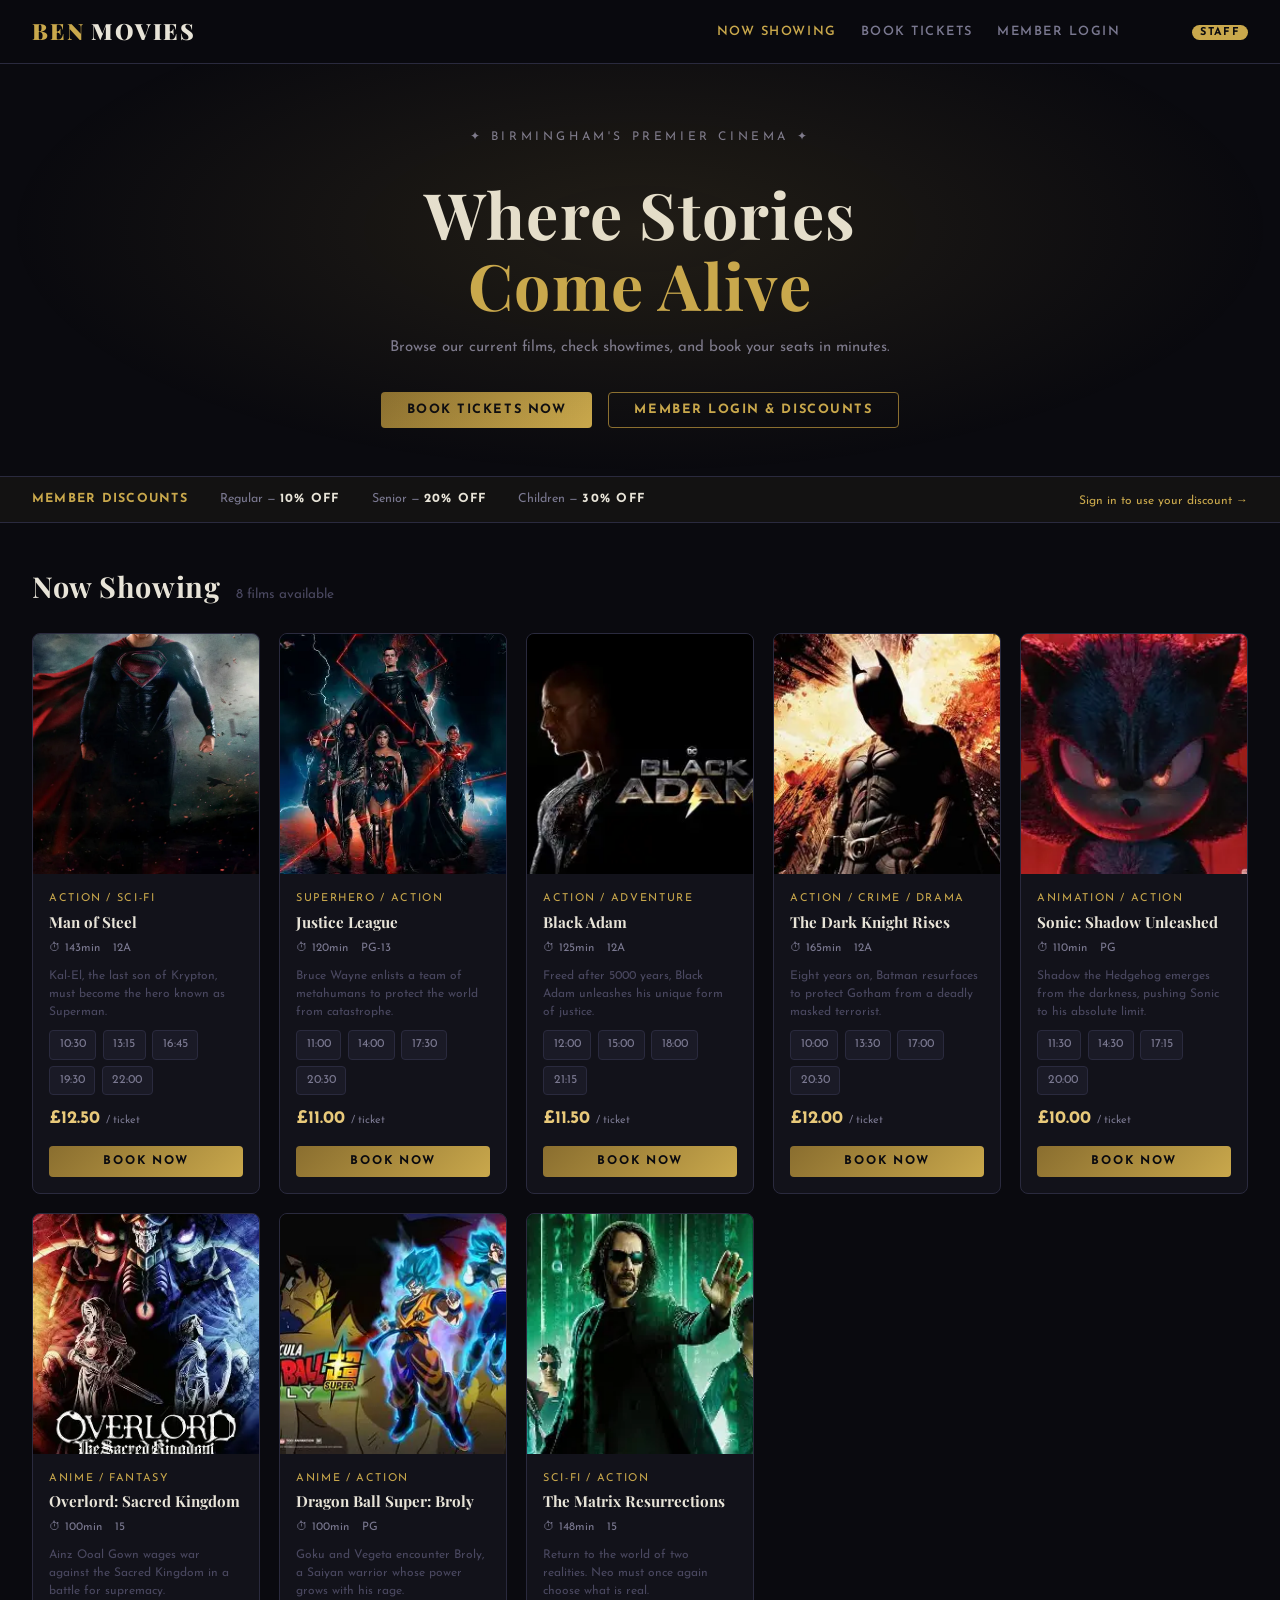
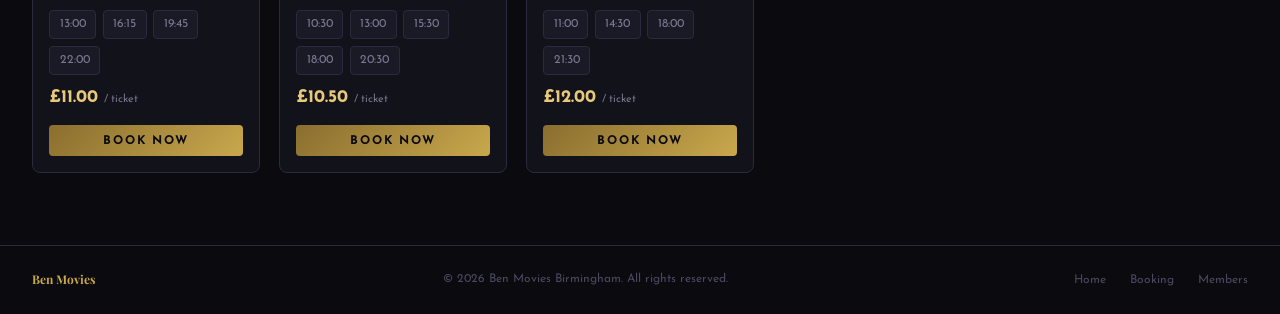
<file: index.html>
<!DOCTYPE html>
<html lang="en">
<head>
  <meta charset="UTF-8"/>
  <meta name="viewport" content="width=device-width, initial-scale=1.0"/>
  <title>Ben Movies — Now Showing</title>
  <link href="https://fonts.googleapis.com/css2?family=Playfair+Display:wght@700;900&family=Josefin+Sans:wght@400;600;700&display=swap" rel="stylesheet"/>
  <link rel="stylesheet" href="styles.css"/>
</head>
<body>

<!-- NAVBAR -->
<nav class="navbar">
  <div class="logo" onclick="location.href='index.html'">Ben <span>Movies</span></div>
  <ul class="nav-links">
    <li><button onclick="location.href='index.html'"   class="active">Now Showing</button></li>
    <li><button onclick="location.href='booking.html'">Book Tickets</button></li>
    <li><button id="nav-login" onclick="location.href='login.html'">Member Login</button></li>
    <li><span  id="nav-user"   class="hidden" style="color:var(--gold);font-size:.8rem;font-weight:700;"></span></li>
    <li><button id="nav-logout" onclick="doLogout()" class="hidden" style="font-size:.72rem;padding:.3rem .9rem;background:transparent;border:1px solid var(--border);border-radius:4px;cursor:pointer;color:var(--muted);">Sign Out</button></li>
    <li><button onclick="location.href='employee.html'" style="font-size:.68rem;"><span class="nav-badge">Staff</span></button></li>
  </ul>
</nav>

<!-- HERO -->
<div class="hero fade-up">
  <p class="hero-eyebrow">✦ Birmingham's Premier Cinema ✦</p>
  <h1>Where Stories<br><em>Come Alive</em></h1>
  <p>Browse our current films, check showtimes, and book your seats in minutes.</p>
  <div class="hero-btns">
    <button class="btn btn-primary" onclick="location.href='booking.html'">Book Tickets Now</button>
    <button class="btn btn-outline" onclick="location.href='login.html'">Member Login &amp; Discounts</button>
  </div>
</div>

<!-- DISCOUNT STRIP -->
<div class="disc-strip">
  <strong>Member Discounts</strong>
  <span>Regular — <strong style="color:var(--text)">10% off</strong></span>
  <span>Senior — <strong style="color:var(--text)">20% off</strong></span>
  <span>Children — <strong style="color:var(--text)">30% off</strong></span>
  <button onclick="location.href='login.html'" style="margin-left:auto;background:none;border:none;color:var(--gold);font-size:.75rem;cursor:pointer;font-family:inherit;">Sign in to use your discount →</button>
</div>

<!-- MOVIE GRID -->
<div class="section">
  <div class="section-header">
    <h2>Now Showing</h2>
    <span class="count">8 films available</span>
  </div>
  <div class="movies-grid" id="home-movies-grid"></div>
</div>

<footer>
  <span class="footer-logo">Ben Movies</span>
  <span>© 2026 Ben Movies Birmingham. All rights reserved.</span>
  <div style="display:flex;gap:1.5rem;">
    <button onclick="location.href='index.html'"    style="background:none;border:none;color:var(--dim);cursor:pointer;font-family:inherit;font-size:.75rem;">Home</button>
    <button onclick="location.href='booking.html'"  style="background:none;border:none;color:var(--dim);cursor:pointer;font-family:inherit;font-size:.75rem;">Booking</button>
    <button onclick="location.href='login.html'"    style="background:none;border:none;color:var(--dim);cursor:pointer;font-family:inherit;font-size:.75rem;">Members</button>
  </div>
</footer>

<script src="script.js"></script>
<script>
  updateNavbar();

  function renderHomeMovies() {
    document.getElementById('home-movies-grid').innerHTML = MOVIES.map(m => `
      <div class="movie-card">
        <img src="${m.img}" alt="${m.title}" onerror="this.style.display='none'"/>
        <div class="movie-info">
          <div class="movie-genre">${m.genre}</div>
          <div class="movie-title">${m.title}</div>
          <div class="movie-meta"><span>⏱ ${m.duration}min</span><span>${m.rating}</span></div>
          <p style="font-size:.75rem;color:var(--dim);line-height:1.5;margin-bottom:.6rem;">${m.desc}</p>
          <div class="showtimes">${m.showtimes.map(t => `<span class="st-badge">${t}</span>`).join('')}</div>
          <div style="margin-top:.6rem;"><div class="movie-price">${fmt(m.price)} <small>/ ticket</small></div></div>
          <button class="btn-book" onclick="bookNow(${m.id})">Book Now</button>
        </div>
      </div>`).join('');
  }

  function bookNow(id) {
    sessionStorage.setItem('preselect', id);
    location.href = 'booking.html';
  }

  renderHomeMovies();
</script>
</body>
</html>
</file>
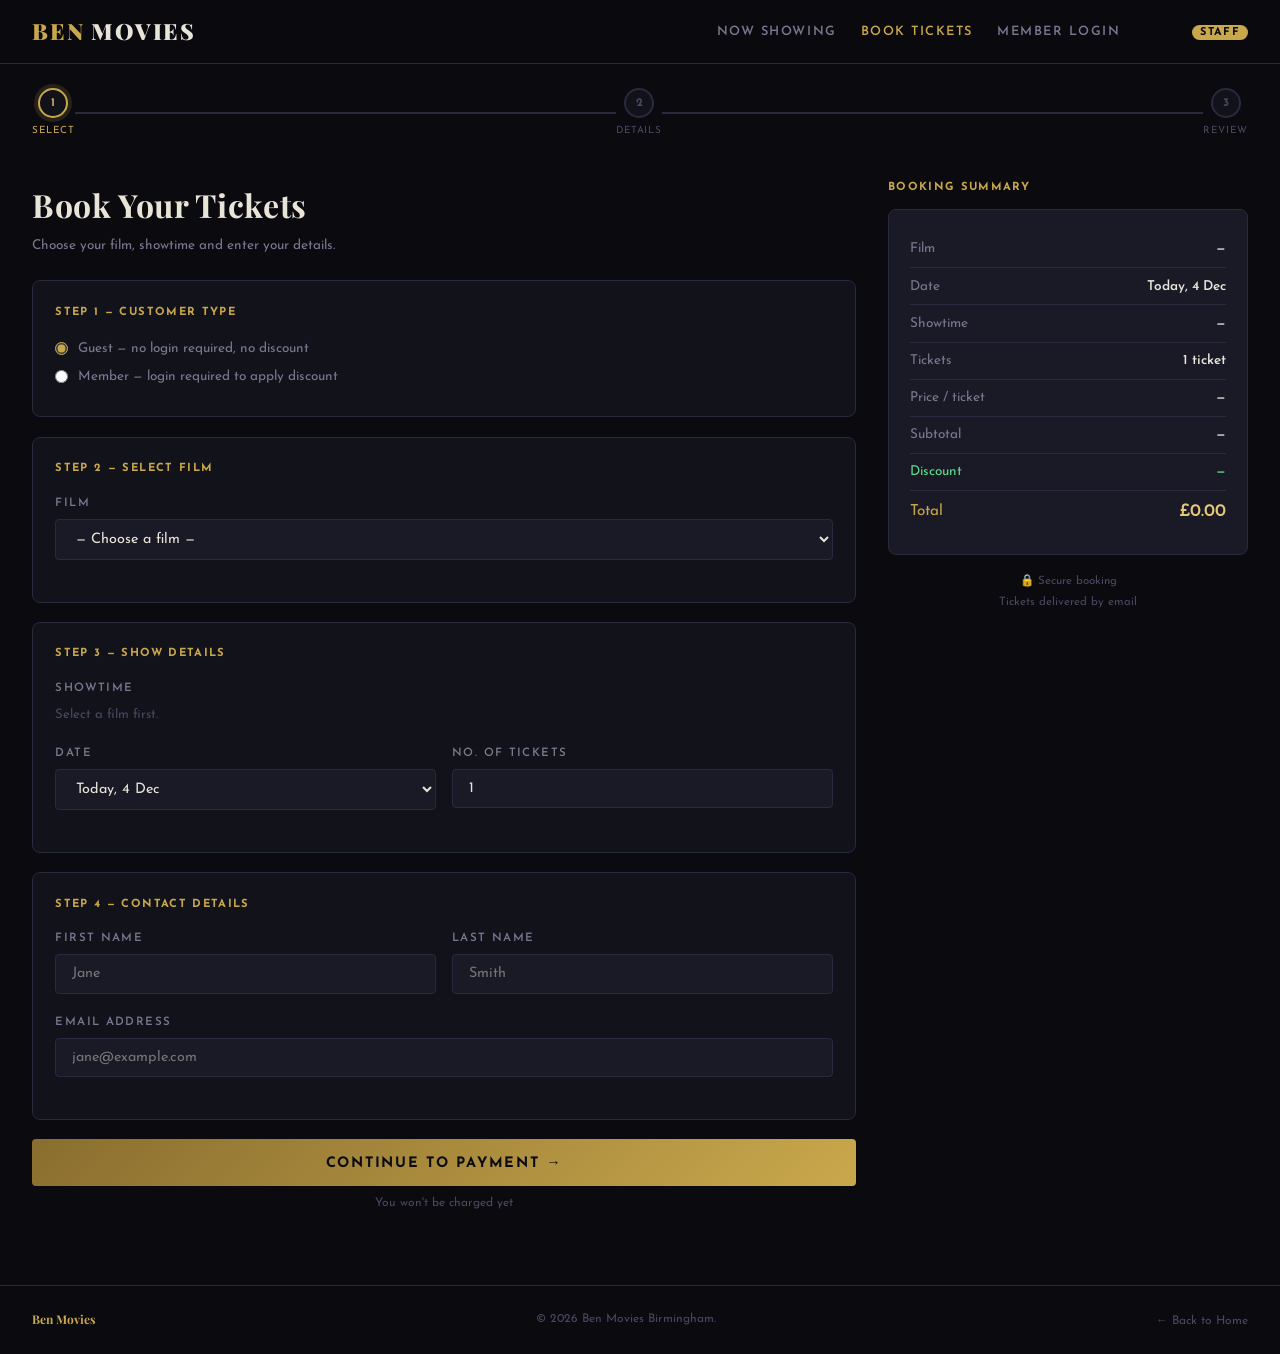
<file: booking.html>
<!DOCTYPE html>
<html lang="en">
<head>
  <meta charset="UTF-8"/>
  <meta name="viewport" content="width=device-width, initial-scale=1.0"/>
  <title>Ben Movies — Book Tickets</title>
  <link href="https://fonts.googleapis.com/css2?family=Playfair+Display:wght@700;900&family=Josefin+Sans:wght@400;600;700&display=swap" rel="stylesheet"/>
  <link rel="stylesheet" href="styles.css"/>
</head>
<body>

<!-- NAVBAR -->
<nav class="navbar">
  <div class="logo" onclick="location.href='index.html'">Ben <span>Movies</span></div>
  <ul class="nav-links">
    <li><button onclick="location.href='index.html'">Now Showing</button></li>
    <li><button onclick="location.href='booking.html'" class="active">Book Tickets</button></li>
    <li><button id="nav-login" onclick="location.href='login.html'">Member Login</button></li>
    <li><span  id="nav-user"   class="hidden" style="color:var(--gold);font-size:.8rem;font-weight:700;"></span></li>
    <li><button id="nav-logout" onclick="doLogout()" class="hidden" style="font-size:.72rem;padding:.3rem .9rem;background:transparent;border:1px solid var(--border);border-radius:4px;cursor:pointer;color:var(--muted);">Sign Out</button></li>
    <li><button onclick="location.href='employee.html'" style="font-size:.68rem;"><span class="nav-badge">Staff</span></button></li>
  </ul>
</nav>

<!-- PROGRESS STEPS -->
<div class="steps">
  <div class="step active"><div class="step-dot">1</div><div class="step-lbl">Select</div></div>
  <div class="step-line"></div>
  <div class="step"><div class="step-dot">2</div><div class="step-lbl">Details</div></div>
  <div class="step-line"></div>
  <div class="step"><div class="step-dot">3</div><div class="step-lbl">Review</div></div>
</div>

<div class="section">
  <div class="two-col">

    <!-- LEFT: Booking Form -->
    <div class="fade-up">
      <h2 style="font-size:2rem;margin-bottom:.3rem;">Book Your Tickets</h2>
      <p class="text-muted mb-3" style="font-size:.85rem;">Choose your film, showtime and enter your details.</p>

      <!-- Step 1: Customer Type -->
      <div class="inner-panel">
        <div class="inner-panel-title">Step 1 — Customer Type</div>
        <div id="bk-member-notice" class="alert alert-info hidden" style="font-size:.82rem;">
          ✦ Logged in as <strong id="bk-member-name"></strong> — discount applied automatically.
        </div>
        <label class="radio-item"><input type="radio" name="cust" value="guest" checked onchange="onCustChange('guest')"/> Guest — no login required, no discount</label>
        <label class="radio-item"><input type="radio" name="cust" value="member" onchange="onCustChange('member')"/> Member — login required to apply discount</label>
      </div>

      <!-- Step 2: Film Selection -->
      <div class="inner-panel">
        <div class="inner-panel-title">Step 2 — Select Film</div>
        <div class="form-group">
          <label>Film</label>
          <select id="bk-movie" onchange="onMovieChange()">
            <option value="">— Choose a film —</option>
          </select>
        </div>
        <div id="bk-preview" class="hidden" style="display:flex;align-items:center;gap:1rem;padding:.8rem;background:var(--panel);border:1px solid var(--border);border-radius:4px;margin-top:.5rem;">
          <span id="bk-prev-emoji" style="font-size:2.2rem;"></span>
          <div>
            <div id="bk-prev-title" style="font-family:'Playfair Display',serif;font-weight:700;font-size:.95rem;"></div>
            <div id="bk-prev-genre" style="font-size:.72rem;color:var(--gold);margin:.1rem 0;"></div>
            <div id="bk-prev-meta"  style="font-size:.72rem;color:var(--muted);"></div>
          </div>
        </div>
      </div>

      <!-- Step 3: Show Details -->
      <div class="inner-panel">
        <div class="inner-panel-title">Step 3 — Show Details</div>
        <div class="form-group">
          <label>Showtime</label>
          <div id="bk-showtimes" style="display:flex;flex-wrap:wrap;gap:.4rem;">
            <span style="color:var(--dim);font-size:.82rem;">Select a film first.</span>
          </div>
        </div>
        <div class="form-row">
          <div class="form-group"><label>Date</label><select id="bk-date" onchange="updateSummary()"></select></div>
          <div class="form-group"><label>No. of Tickets</label><input type="number" id="bk-qty" min="1" max="10" value="1" oninput="updateSummary()"/></div>
        </div>
      </div>

      <!-- Step 4: Contact Details -->
      <div class="inner-panel">
        <div class="inner-panel-title">Step 4 — Contact Details</div>
        <div class="form-row">
          <div class="form-group"><label>First Name</label><input type="text" id="bk-fname" placeholder="Jane"/></div>
          <div class="form-group"><label>Last Name</label><input type="text"  id="bk-lname" placeholder="Smith"/></div>
        </div>
        <div class="form-group"><label>Email Address</label><input type="email" id="bk-email" placeholder="jane@example.com"/></div>
      </div>

      <button class="btn btn-primary w-full" onclick="goToPayment()" style="font-size:.9rem;padding:.95rem;">Continue to Payment →</button>
      <p class="text-center mt-1" style="font-size:.75rem;color:var(--dim);">You won't be charged yet</p>
    </div>

    <!-- RIGHT: Summary Sidebar -->
    <div style="position:sticky;top:80px;" class="fade-up">
      <div style="font-size:.7rem;letter-spacing:.12em;text-transform:uppercase;color:var(--gold);margin-bottom:.8rem;font-weight:700;">Booking Summary</div>
      <div class="summary-card">
        <div class="sum-row"><span class="lbl">Film</span>         <span class="val" id="sum-movie">—</span></div>
        <div class="sum-row"><span class="lbl">Date</span>         <span class="val" id="sum-date">—</span></div>
        <div class="sum-row"><span class="lbl">Showtime</span>     <span class="val" id="sum-time">—</span></div>
        <div class="sum-row"><span class="lbl">Tickets</span>      <span class="val" id="sum-qty">—</span></div>
        <div class="sum-row"><span class="lbl">Price / ticket</span><span class="val" id="sum-price">—</span></div>
        <div class="sum-row"><span class="lbl">Subtotal</span>     <span class="val" id="sum-sub">—</span></div>
        <div class="sum-row"><span class="lbl" style="color:#5ddb8c;">Discount</span><span class="val" id="sum-disc" style="color:#5ddb8c;">—</span></div>
        <div class="sum-row total"><span class="lbl">Total</span>  <span class="val" id="sum-total">£0.00</span></div>
      </div>
      <div class="mt-2 text-center" style="font-size:.72rem;color:var(--dim);line-height:1.8;">🔒 Secure booking<br>Tickets delivered by email</div>
    </div>

  </div>
</div>

<footer>
  <span class="footer-logo">Ben Movies</span>
  <span>© 2026 Ben Movies Birmingham.</span>
  <button onclick="location.href='index.html'" style="background:none;border:none;color:var(--dim);cursor:pointer;font-family:inherit;font-size:.75rem;">← Back to Home</button>
</footer>

<script src="script.js"></script>
<script>
  let bkTime = "";

  updateNavbar();

  // Pre-fill movie if coming from home
  (function init() {
    const ms = getSession();

    // Populate film select
    const sel = document.getElementById('bk-movie');
    MOVIES.forEach(m => {
      const o = document.createElement('option');
      o.value = m.id; o.textContent = m.title;
      sel.appendChild(o);
    });

    // Populate dates
    const dsel = document.getElementById('bk-date');
    const days = ['Sunday','Monday','Tuesday','Wednesday','Thursday','Friday','Saturday'];
    for (let i = 0; i < 8; i++) {
      const d = new Date(); d.setDate(d.getDate() + i);
      const lbl = (i===0?'Today, ':i===1?'Tomorrow, ':days[d.getDay()]+', ') + d.toLocaleDateString('en-GB',{day:'numeric',month:'short'});
      const o = document.createElement('option');
      o.value = d.toISOString().split('T')[0]; o.textContent = lbl;
      dsel.appendChild(o);
    }

    // Handle preselect from home page
    const pre = sessionStorage.getItem('preselect');
    if (pre) { sel.value = pre; sessionStorage.removeItem('preselect'); onMovieChange(); }

    // Handle logged-in member
    if (ms) {
      document.getElementById('bk-member-name').textContent = ms.name + ' (' + ms.type + ')';
      document.getElementById('bk-member-notice').classList.remove('hidden');
      document.querySelector('input[name="cust"][value="member"]').checked = true;
    }

    updateSummary();
  })();

  function onMovieChange() {
    const id = parseInt(document.getElementById('bk-movie').value);
    const m  = MOVIES.find(x => x.id === id);
    if (!m) { document.getElementById('bk-preview').classList.add('hidden'); return; }
    document.getElementById('bk-preview').classList.remove('hidden');
    document.getElementById('bk-preview').style.display = 'flex';

    const emojiEl = document.getElementById('bk-prev-emoji');
    emojiEl.innerHTML = '';
    emojiEl.style.fontSize = '0';
    if (m.img) {
      const img = document.createElement('img');
      img.src = m.img;
      img.alt = m.title;
      img.style.cssText = 'width:64px;height:90px;object-fit:cover;border-radius:5px;border:1px solid var(--border);display:block;flex-shrink:0;';
      img.onerror = function() { emojiEl.textContent = m.emoji; emojiEl.style.fontSize = '2.2rem'; };
      emojiEl.appendChild(img);
    } else {
      emojiEl.textContent = m.emoji;
      emojiEl.style.fontSize = '2.2rem';
    }

    document.getElementById('bk-prev-title').textContent = m.title;
    document.getElementById('bk-prev-genre').textContent = m.genre;
    document.getElementById('bk-prev-meta').textContent  = m.duration + 'min  \u2022  ' + m.rating;
    document.getElementById('bk-showtimes').innerHTML = m.showtimes.map(t =>
      '<button class="st-badge" onclick="selectTime(\'' + t + '\',this)">' + t + '</button>').join('');
    bkTime = ""; updateSummary();
  }

  function selectTime(t, el) {
    document.querySelectorAll('#bk-showtimes .st-badge').forEach(b => b.classList.remove('selected'));
    el.classList.add('selected'); bkTime = t; updateSummary();
  }

  function onCustChange(val) {
    if (val === 'member' && !getSession()) { location.href = 'login.html'; return; }
    const ms = getSession();
    if (val === 'member' && ms) {
      document.getElementById('bk-member-name').textContent = ms.name + ' (' + ms.type + ')';
      document.getElementById('bk-member-notice').classList.remove('hidden');
    } else {
      document.getElementById('bk-member-notice').classList.add('hidden');
    }
    updateSummary();
  }

  function getMT() {
    const c  = document.querySelector('input[name="cust"]:checked')?.value;
    const ms = getSession();
    return (c === 'member' && ms) ? ms.type : 'guest';
  }

  function updateSummary() {
    const id   = parseInt(document.getElementById('bk-movie')?.value);
    const qty  = parseInt(document.getElementById('bk-qty')?.value) || 0;
    const dsel = document.getElementById('bk-date');
    const mt   = getMT(), m = MOVIES.find(x => x.id === id);
    const s    = id => document.getElementById(id);
    s('sum-movie').textContent = m ? m.title : '—';
    s('sum-date').textContent  = dsel?.options[dsel?.selectedIndex]?.text || '—';
    s('sum-time').textContent  = bkTime || '—';
    s('sum-qty').textContent   = qty + (qty===1?' ticket':' tickets');
    s('sum-price').textContent = m ? fmt(m.price) : '—';
    if (m && qty > 0) {
      const sub = m.price * qty, disc = sub * DISC[mt];
      s('sum-sub').textContent   = fmt(sub);
      s('sum-disc').textContent  = disc > 0 ? '−' + fmt(disc) : 'None';
      s('sum-total').textContent = fmt(sub - disc);
    } else {
      s('sum-sub').textContent = s('sum-disc').textContent = '—';
      s('sum-total').textContent = '£0.00';
    }
  }

  function goToPayment() {
    const id    = parseInt(document.getElementById('bk-movie').value);
    const qty   = parseInt(document.getElementById('bk-qty').value);
    const dsel  = document.getElementById('bk-date');
    const fn    = document.getElementById('bk-fname').value.trim();
    const ln    = document.getElementById('bk-lname').value.trim();
    const email = document.getElementById('bk-email').value.trim();
    if (!id)   { alert('Please select a film.'); return; }
    if (!bkTime){ alert('Please choose a showtime.'); return; }
    if (!qty || qty < 1) { alert('Please enter number of tickets.'); return; }
    if (!fn)   { alert('Please enter your first name.'); return; }
    if (!ln)   { alert('Please enter your last name.'); return; }
    if (!email || !email.includes('@')) { alert('Please enter a valid email.'); return; }
    const m  = MOVIES.find(x => x.id === id), mt = getMT();
    const sub = m.price * qty, disc = sub * DISC[mt];
    setBooking({ movieId:id, movieTitle:m.title, movieEmoji:m.emoji, movieGenre:m.genre, qty, time:bkTime, dateVal:dsel.value, dateText:dsel.options[dsel.selectedIndex].text, firstName:fn, lastName:ln, email, memberType:mt, priceEach:m.price, subtotal:sub, discountAmt:disc, total:sub-disc });
    location.href = 'payment.html';
  }
</script>
</body>
</html>
</file>
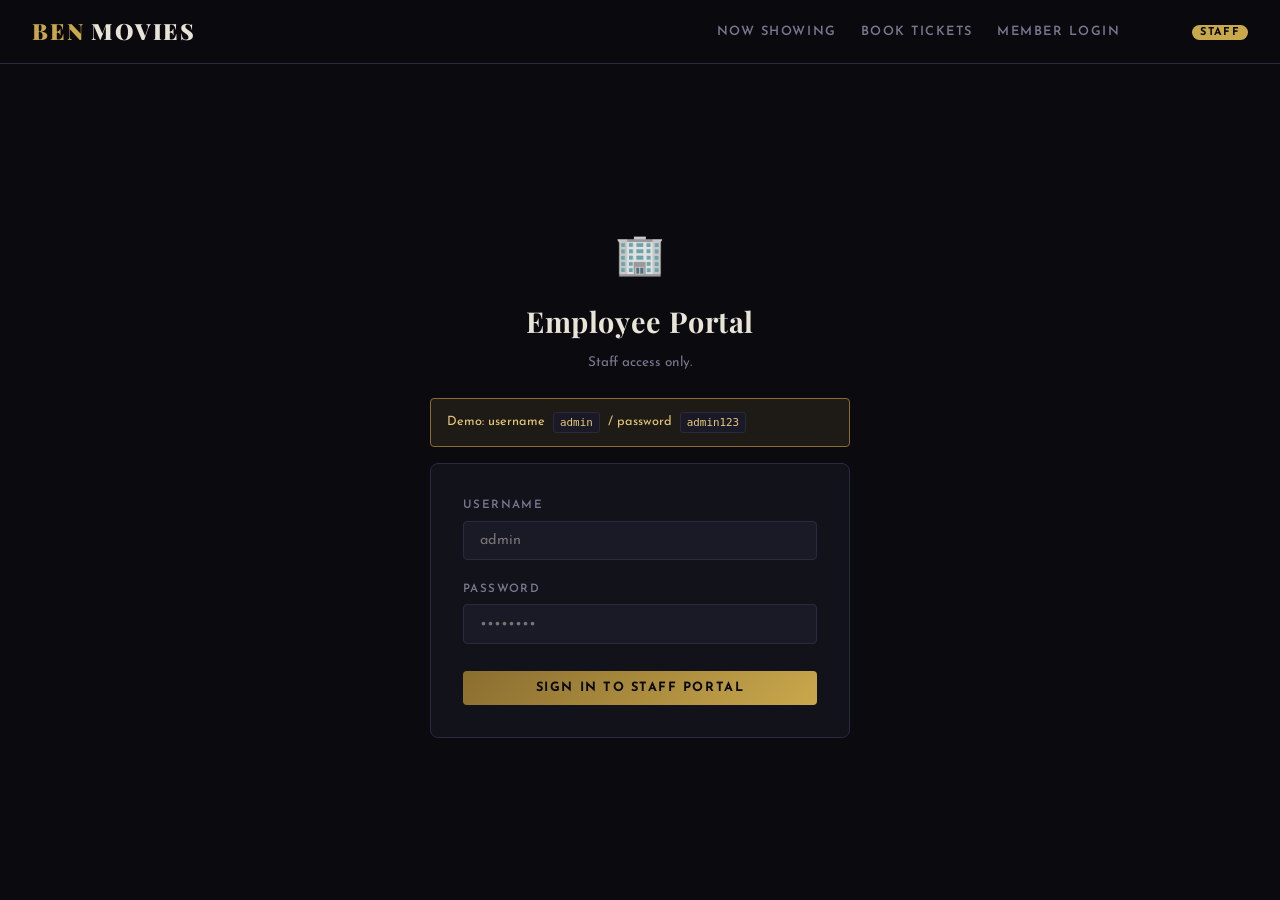
<file: employee.html>
<!DOCTYPE html>
<html lang="en">
<head>
  <meta charset="UTF-8"/>
  <meta name="viewport" content="width=device-width, initial-scale=1.0"/>
  <title>Ben Movies — Employee Portal</title>
  <link href="https://fonts.googleapis.com/css2?family=Playfair+Display:wght@700;900&family=Josefin+Sans:wght@400;600;700&display=swap" rel="stylesheet"/>
  <link rel="stylesheet" href="styles.css"/>
</head>
<body>

<!-- NAVBAR -->
<nav class="navbar">
  <div class="logo" onclick="location.href='index.html'">Ben <span>Movies</span></div>
  <ul class="nav-links">
    <li><button onclick="location.href='index.html'">Now Showing</button></li>
    <li><button onclick="location.href='booking.html'">Book Tickets</button></li>
    <li><button id="nav-login" onclick="location.href='login.html'">Member Login</button></li>
    <li><span  id="nav-user"   class="hidden" style="color:var(--gold);font-size:.8rem;font-weight:700;"></span></li>
    <li><button id="nav-logout" onclick="doLogout()" class="hidden" style="font-size:.72rem;padding:.3rem .9rem;background:transparent;border:1px solid var(--border);border-radius:4px;cursor:pointer;color:var(--muted);">Sign Out</button></li>
    <li><button onclick="location.href='employee.html'" style="font-size:.68rem;"><span class="nav-badge">Staff</span></button></li>
  </ul>
</nav>

<!-- ═══ EMPLOYEE LOGIN GATE ═══ -->
<div id="emp-gate" style="min-height:calc(100vh - 64px);display:flex;align-items:center;justify-content:center;padding:2rem;">
  <div style="width:100%;max-width:420px;" class="fade-up">
    <div class="text-center mb-3">
      <div style="font-size:2.5rem;margin-bottom:.5rem;">🏢</div>
      <h1 style="font-size:1.8rem;">Employee Portal</h1>
      <p class="text-muted mt-1" style="font-size:.85rem;">Staff access only.</p>
    </div>
    <div class="alert alert-info mb-2" style="font-size:.8rem;">Demo: username <code>admin</code> / password <code>admin123</code></div>
    <div class="form-card">
      <div id="emp-err" class="alert alert-error hidden"></div>
      <div class="form-group"><label>Username</label><input type="text"     id="emp-user" placeholder="admin"/></div>
      <div class="form-group"><label>Password</label><input type="password" id="emp-pass" placeholder="••••••••" onkeydown="if(event.key==='Enter')empLogin()"/></div>
      <button class="btn btn-primary w-full mt-1" onclick="empLogin()">Sign In to Staff Portal</button>
    </div>
  </div>
</div>

<!-- ═══ EMPLOYEE DASHBOARD ═══ -->
<div id="emp-dash" class="hidden">

  <div style="background:var(--card);border-bottom:1px solid var(--border);padding:1.2rem 2rem;">
    <div style="max-width:1280px;margin:0 auto;display:flex;align-items:center;justify-content:space-between;flex-wrap:wrap;gap:1rem;">
      <div>
        <h1 style="font-size:1.6rem;">Employee Dashboard</h1>
        <p class="text-muted" style="font-size:.8rem;margin-top:.2rem;">Manage movies, discounts and customer records.</p>
      </div>
      <div style="display:flex;align-items:center;gap:1rem;">
        <span id="emp-greeting" style="font-size:.8rem;color:var(--muted);"></span>
        <button class="btn btn-ghost" onclick="empLogout()" style="font-size:.72rem;padding:.4rem .9rem;">Sign Out</button>
      </div>
    </div>
  </div>

  <div class="section">

    <!-- Stats -->
    <div class="stats-grid">
      <div class="stat-card"><div class="stat-label">Films Showing</div><div class="stat-value" id="emp-film-count">8</div><div class="stat-sub">Currently on screen</div></div>
      <div class="stat-card"><div class="stat-label">Members</div><div class="stat-value">4</div><div class="stat-sub">Registered accounts</div></div>
      <div class="stat-card"><div class="stat-label">Today's Bookings</div><div class="stat-value">27</div><div class="stat-sub">As of today</div></div>
      <div class="stat-card"><div class="stat-label">Revenue Today</div><div class="stat-value">£284</div><div class="stat-sub">Estimated</div></div>
    </div>

    <!-- Tabs -->
    <div class="tabs">
      <button class="tab-btn active" onclick="empTab(this,'movies')">🎬 Manage Films</button>
      <button class="tab-btn"        onclick="empTab(this,'discounts')">🏷 Discounts</button>
      <button class="tab-btn"        onclick="empTab(this,'customers')">👥 Customer Records</button>
      <button class="tab-btn"        onclick="empTab(this,'popular')">📊 Popular Films</button>
    </div>

    <!-- Tab: Films -->
    <div class="tab-panel active" id="etab-movies">
      <div class="flex-between mb-2">
        <h3 style="font-size:1.1rem;">Current Films</h3>
        <button class="btn btn-primary" onclick="toggleAddForm()" style="font-size:.75rem;padding:.45rem 1rem;">+ Add Film</button>
      </div>
      <div id="emp-add-form" class="inner-panel hidden" style="margin-bottom:1rem;">
        <div class="inner-panel-title">Add New Film</div>
        <div class="form-row">
          <div class="form-group"><label>Title</label><input type="text" id="af-title" placeholder="Film title"/></div>
          <div class="form-group"><label>Genre</label><input type="text" id="af-genre" placeholder="Action / Drama"/></div>
        </div>
        <div class="form-row">
          <div class="form-group"><label>Duration (mins)</label><input type="number" id="af-dur"   placeholder="120" min="60" max="240"/></div>
          <div class="form-group"><label>Price (£)</label>       <input type="number" id="af-price" placeholder="11.50" step="0.50" min="5" max="25"/></div>
        </div>
        <div class="form-group">
          <label>Age Rating</label>
          <select id="af-rating"><option>U</option><option>PG</option><option>12A</option><option>12</option><option>15</option><option>18</option></select>
        </div>
        <div style="display:flex;gap:.8rem;">
          <button class="btn btn-success" onclick="addFilm()">Save Film</button>
          <button class="btn btn-ghost"   onclick="toggleAddForm()">Cancel</button>
        </div>
      </div>
      <div class="tbl-wrap">
        <table class="data-table">
          <thead><tr><th>Film</th><th>Genre</th><th>Dur.</th><th>Rating</th><th>Price</th><th>Showtimes</th><th>Action</th></tr></thead>
          <tbody id="emp-movies-tbody"></tbody>
        </table>
      </div>
    </div>

    <!-- Tab: Discounts -->
    <div class="tab-panel" id="etab-discounts">
      <div class="flex-between mb-2">
        <h3 style="font-size:1.1rem;">Discount Management</h3>
        <button class="btn btn-primary" onclick="saveDiscounts()" style="font-size:.75rem;padding:.45rem 1rem;">Save Changes</button>
      </div>
      <div style="display:grid;gap:1rem;max-width:580px;">
        <div class="inner-panel" style="display:flex;justify-content:space-between;align-items:center;flex-wrap:wrap;gap:1rem;">
          <div><div style="font-weight:700;color:var(--text);">Regular Member</div><div style="font-size:.78rem;color:var(--muted);">Standard membership tier</div></div>
          <div style="display:flex;align-items:center;gap:.5rem;"><input type="number" id="di-reg" value="10" min="0" max="50" style="width:72px;text-align:center;background:var(--panel);border:1px solid var(--border);color:var(--text);padding:.4rem;border-radius:4px;font-family:inherit;"/><span class="text-muted">%</span></div>
        </div>
        <div class="inner-panel" style="display:flex;justify-content:space-between;align-items:center;flex-wrap:wrap;gap:1rem;">
          <div><div style="font-weight:700;color:var(--text);">Senior Member</div><div style="font-size:.78rem;color:var(--muted);">Age 65 and over</div></div>
          <div style="display:flex;align-items:center;gap:.5rem;"><input type="number" id="di-sen" value="20" min="0" max="50" style="width:72px;text-align:center;background:var(--panel);border:1px solid var(--border);color:var(--text);padding:.4rem;border-radius:4px;font-family:inherit;"/><span class="text-muted">%</span></div>
        </div>
        <div class="inner-panel" style="display:flex;justify-content:space-between;align-items:center;flex-wrap:wrap;gap:1rem;">
          <div><div style="font-weight:700;color:var(--text);">Children Member</div><div style="font-size:.78rem;color:var(--muted);">Under 15 years of age</div></div>
          <div style="display:flex;align-items:center;gap:.5rem;"><input type="number" id="di-chi" value="30" min="0" max="50" style="width:72px;text-align:center;background:var(--panel);border:1px solid var(--border);color:var(--text);padding:.4rem;border-radius:4px;font-family:inherit;"/><span class="text-muted">%</span></div>
        </div>
      </div>
      <div id="disc-saved" class="alert alert-success hidden mt-2" style="max-width:580px;">✓ Discount rates saved successfully.</div>
    </div>

    <!-- Tab: Customer Records -->
    <div class="tab-panel" id="etab-customers">
      <div class="flex-between mb-2">
        <h3 style="font-size:1.1rem;">Registered Members</h3>
        <span style="font-size:.78rem;color:var(--muted);">4 members total</span>
      </div>
      <div class="tbl-wrap">
        <table class="data-table">
          <thead><tr><th>ID</th><th>Name</th><th>Username</th><th>Email</th><th>Type</th><th>Discount</th><th>Status</th></tr></thead>
          <tbody>
            <tr><td>M001</td><td><strong>John Smith</strong></td><td>john.smith</td><td>john@benmovies.com</td><td><span class="badge badge-gold">Regular</span></td><td>10%</td><td><span class="badge badge-green">Active</span></td></tr>
            <tr><td>M002</td><td><strong>Mary Jones</strong></td><td>mary.jones</td><td>mary@benmovies.com</td><td><span class="badge badge-blue">Senior</span></td><td>20%</td><td><span class="badge badge-green">Active</span></td></tr>
            <tr><td>M003</td><td><strong>Tom Kids</strong></td><td>tom.kids</td><td>tom@benmovies.com</td><td><span class="badge badge-blue">Children</span></td><td>30%</td><td><span class="badge badge-green">Active</span></td></tr>
            <tr><td>M004</td><td><strong>Alice Wang</strong></td><td>alice.wang</td><td>alice@benmovies.com</td><td><span class="badge badge-gold">Regular</span></td><td>10%</td><td><span class="badge badge-green">Active</span></td></tr>
          </tbody>
        </table>
      </div>
    </div>

    <!-- Tab: Popular Films -->
    <div class="tab-panel" id="etab-popular">
      <h3 style="font-size:1.1rem;margin-bottom:1.2rem;">Most Popular Films</h3>
      <div class="tbl-wrap">
        <table class="data-table">
          <thead><tr><th>Rank</th><th>Film</th><th>Genre</th><th>Tickets Sold</th><th>Revenue</th><th>Rating</th></tr></thead>
          <tbody>
            <tr><td><strong style="color:var(--gold);">🥇 1</strong></td><td><strong>Man of Steel</strong></td><td>Action / Sci-Fi</td><td>312</td><td style="color:var(--gl);">£3,900</td><td>⭐ 4.8</td></tr>
            <tr><td><strong style="color:var(--muted);">🥈 2</strong></td><td><strong>The Dark Knight Rises</strong></td><td>Action / Drama</td><td>284</td><td style="color:var(--gl);">£3,408</td><td>⭐ 4.9</td></tr>
            <tr><td><strong style="color:var(--muted);">🥉 3</strong></td><td><strong>Justice League</strong></td><td>Superhero / Action</td><td>256</td><td style="color:var(--gl);">£2,816</td><td>⭐ 4.6</td></tr>
            <tr><td>4</td><td><strong>Dragon Ball Super: Broly</strong></td><td>Anime / Action</td><td>198</td><td style="color:var(--gl);">£2,079</td><td>⭐ 4.7</td></tr>
            <tr><td>5</td><td><strong>The Matrix Resurrections</strong></td><td>Sci-Fi / Action</td><td>176</td><td style="color:var(--gl);">£2,112</td><td>⭐ 4.5</td></tr>
          </tbody>
        </table>
      </div>
    </div>

  </div>
</div>

<script src="script.js"></script>
<script>
  updateNavbar();

  let empMovies = [...MOVIES];

  function empLogin() {
    const u     = document.getElementById('emp-user').value.trim();
    const p     = document.getElementById('emp-pass').value;
    const errEl = document.getElementById('emp-err');
    if (!u || !p) { errEl.textContent = '⚠ Please enter your credentials.'; errEl.classList.remove('hidden'); return; }
    const emp = EMPLOYEES.find(e => e.username === u && e.password === p);
    if (!emp) { errEl.textContent = '✕ Invalid credentials.'; errEl.classList.remove('hidden'); return; }
    errEl.classList.add('hidden');
    document.getElementById('emp-gate').style.display = 'none';
    document.getElementById('emp-dash').classList.remove('hidden');
    document.getElementById('emp-greeting').textContent =
      'Signed in as ' + emp.name + ' · ' + emp.role + ' · ' +
      new Date().toLocaleDateString('en-GB',{weekday:'long',day:'numeric',month:'long'});
    renderEmpMovies();
  }

  function empLogout() {
    document.getElementById('emp-gate').style.display = 'flex';
    document.getElementById('emp-dash').classList.add('hidden');
    document.getElementById('emp-user').value = '';
    document.getElementById('emp-pass').value = '';
  }

  function empTab(btn, id) {
    document.querySelectorAll('.tab-btn').forEach(b => b.classList.remove('active'));
    document.querySelectorAll('.tab-panel').forEach(p => p.classList.remove('active'));
    btn.classList.add('active');
    document.getElementById('etab-' + id).classList.add('active');
  }

  function renderEmpMovies() {
    document.getElementById('emp-movies-tbody').innerHTML = empMovies.map(m =>
      `<tr>
        <td>${m.emoji} <strong>${m.title}</strong></td>
        <td>${m.genre}</td><td>${m.duration}min</td>
        <td><span class="badge badge-gold">${m.rating}</span></td>
        <td>${fmt(m.price)}</td>
        <td style="font-size:.78rem;">${m.showtimes.slice(0,3).join(', ')}${m.showtimes.length>3?'…':''}</td>
        <td><button class="btn btn-danger" style="font-size:.68rem;padding:.3rem .7rem;" onclick="removeFilm(${m.id})">Remove</button></td>
      </tr>`).join('');
    document.getElementById('emp-film-count').textContent = empMovies.length;
  }

  function removeFilm(id) {
    if (confirm('Remove this film?')) { empMovies = empMovies.filter(m => m.id !== id); renderEmpMovies(); }
  }

  function toggleAddForm() { document.getElementById('emp-add-form').classList.toggle('hidden'); }

  function addFilm() {
    const title = document.getElementById('af-title').value.trim();
    const genre = document.getElementById('af-genre').value.trim();
    const dur   = parseInt(document.getElementById('af-dur').value);
    const price = parseFloat(document.getElementById('af-price').value);
    const rat   = document.getElementById('af-rating').value;
    if (!title) { alert('Please enter a title.'); return; }
    if (!genre) { alert('Please enter a genre.'); return; }
    if (!dur || dur < 60) { alert('Please enter a valid duration.'); return; }
    if (!price || price < 5) { alert('Please enter a valid price.'); return; }
    const newId = Math.max(...empMovies.map(m => m.id)) + 1;
    empMovies.push({ id:newId, title, genre, rating:rat, duration:dur, price, showtimes:["12:00","15:00","18:00","21:00"], desc:"Coming soon.", emoji:"🎬", img:"" });
    renderEmpMovies(); toggleAddForm();
    ['af-title','af-genre','af-dur','af-price'].forEach(id => document.getElementById(id).value = '');
    alert('Film "' + title + '" added!');
  }

  function saveDiscounts() {
    const r = document.getElementById('di-reg').value;
    const s = document.getElementById('di-sen').value;
    const c = document.getElementById('di-chi').value;
    if ([r,s,c].some(v => v < 0 || v > 50)) { alert('Values must be 0–50%.'); return; }
    const el = document.getElementById('disc-saved');
    el.classList.remove('hidden');
    setTimeout(() => el.classList.add('hidden'), 3000);
    alert(`Discounts updated:\nRegular: ${r}%\nSenior: ${s}%\nChildren: ${c}%`);
  }
</script>
</body>
</html>
</file>
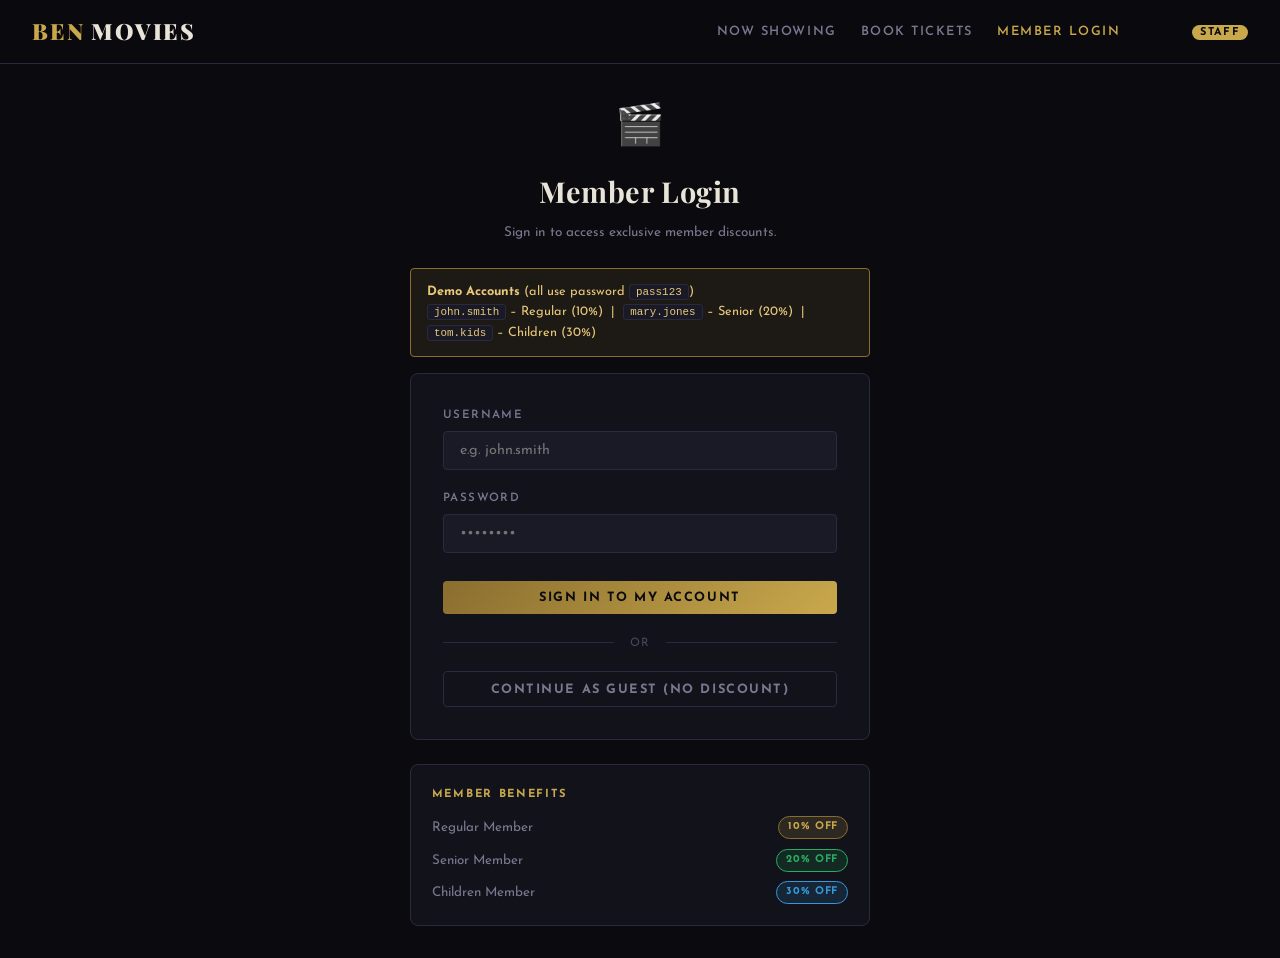
<file: login.html>
<!DOCTYPE html>
<html lang="en">
<head>
  <meta charset="UTF-8"/>
  <meta name="viewport" content="width=device-width, initial-scale=1.0"/>
  <title>Ben Movies — Member Login</title>
  <link href="https://fonts.googleapis.com/css2?family=Playfair+Display:wght@700;900&family=Josefin+Sans:wght@400;600;700&display=swap" rel="stylesheet"/>
  <link rel="stylesheet" href="styles.css"/>
</head>
<body>

<!-- NAVBAR -->
<nav class="navbar">
  <div class="logo" onclick="location.href='index.html'">Ben <span>Movies</span></div>
  <ul class="nav-links">
    <li><button onclick="location.href='index.html'">Now Showing</button></li>
    <li><button onclick="location.href='booking.html'">Book Tickets</button></li>
    <li><button id="nav-login" onclick="location.href='login.html'" class="active">Member Login</button></li>
    <li><span  id="nav-user"   class="hidden" style="color:var(--gold);font-size:.8rem;font-weight:700;"></span></li>
    <li><button id="nav-logout" onclick="doLogout()" class="hidden" style="font-size:.72rem;padding:.3rem .9rem;background:transparent;border:1px solid var(--border);border-radius:4px;cursor:pointer;color:var(--muted);">Sign Out</button></li>
    <li><button onclick="location.href='employee.html'" style="font-size:.68rem;"><span class="nav-badge">Staff</span></button></li>
  </ul>
</nav>

<div style="min-height:calc(100vh - 64px);display:flex;align-items:center;justify-content:center;padding:2rem;">
  <div style="width:100%;max-width:460px;" class="fade-up">

    <div class="text-center mb-3">
      <div style="font-size:2.5rem;margin-bottom:.5rem;">🎬</div>
      <h1 style="font-size:1.8rem;">Member Login</h1>
      <p class="text-muted mt-1" style="font-size:.85rem;">Sign in to access exclusive member discounts.</p>
    </div>

    <!-- Demo credentials hint -->
    <div class="alert alert-info mb-2" style="font-size:.8rem;">
      <div><strong>Demo Accounts</strong> (all use password <code>pass123</code>)<br>
      <code>john.smith</code> – Regular (10%) &nbsp;|&nbsp;
      <code>mary.jones</code> – Senior (20%) &nbsp;|&nbsp;
      <code>tom.kids</code>   – Children (30%)</div>
    </div>

    <!-- Login Form -->
    <div class="form-card" id="login-form-panel">
      <div id="login-err" class="alert alert-error hidden"></div>
      <div class="form-group"><label>Username</label><input type="text"     id="login-user" placeholder="e.g. john.smith"/></div>
      <div class="form-group"><label>Password</label><input type="password" id="login-pass" placeholder="••••••••" onkeydown="if(event.key==='Enter')doLogin()"/></div>
      <button class="btn btn-primary w-full mt-1" onclick="doLogin()">Sign In to My Account</button>
      <div style="display:flex;align-items:center;gap:1rem;margin:1.2rem 0;color:var(--dim);font-size:.72rem;letter-spacing:.12em;text-transform:uppercase;">
        <div style="flex:1;height:1px;background:var(--border);"></div>or<div style="flex:1;height:1px;background:var(--border);"></div>
      </div>
      <button class="btn btn-ghost w-full" onclick="location.href='booking.html'">Continue as Guest (no discount)</button>
    </div>

    <!-- Logged-in State -->
    <div class="form-card hidden text-center" id="login-ok-panel">
      <div style="font-size:2.5rem;margin-bottom:.8rem;">✅</div>
      <h2 id="login-ok-name" style="font-size:1.4rem;"></h2>
      <p  id="login-ok-type" class="text-muted mt-1" style="font-size:.85rem;"></p>
      <div class="alert alert-success mt-2" id="login-ok-disc"></div>
      <div style="display:flex;flex-direction:column;gap:.8rem;margin-top:1.2rem;">
        <button class="btn btn-primary" onclick="location.href='booking.html'">Book Tickets with Discount</button>
        <button class="btn btn-ghost"   onclick="signOut()">Sign Out</button>
      </div>
    </div>

    <!-- Member Benefits -->
    <div style="background:var(--card);border:1px solid var(--border);border-radius:var(--r);padding:1.3rem;margin-top:1.5rem;">
      <div style="font-size:.7rem;letter-spacing:.15em;text-transform:uppercase;color:var(--gold);margin-bottom:.8rem;font-weight:700;">Member Benefits</div>
      <div style="display:grid;gap:.6rem;font-size:.84rem;">
        <div style="display:flex;justify-content:space-between;align-items:center;"><span class="text-muted">Regular Member</span><span class="badge badge-gold">10% off</span></div>
        <div style="display:flex;justify-content:space-between;align-items:center;"><span class="text-muted">Senior Member</span>  <span class="badge badge-green">20% off</span></div>
        <div style="display:flex;justify-content:space-between;align-items:center;"><span class="text-muted">Children Member</span><span class="badge badge-blue">30% off</span></div>
      </div>
    </div>

  </div>
</div>

<script src="script.js"></script>
<script>
  updateNavbar();

  // If already logged in, show the welcome panel
  (function() {
    const ms = getSession();
    if (ms) showLoggedInPanel(ms);
  })();

  function doLogin() {
    const u     = document.getElementById('login-user').value.trim();
    const p     = document.getElementById('login-pass').value;
    const errEl = document.getElementById('login-err');
    if (!u || !p) { errEl.textContent = '⚠ Please enter your username and password.'; errEl.classList.remove('hidden'); return; }
    const mem = MEMBERS.find(m => m.username === u && m.password === p);
    if (!mem) { errEl.textContent = '✕ Invalid username or password.'; errEl.classList.remove('hidden'); return; }
    setSession(mem); errEl.classList.add('hidden');
    showLoggedInPanel(mem); updateNavbar();
  }

  function showLoggedInPanel(mem) {
    document.getElementById('login-form-panel').classList.add('hidden');
    document.getElementById('login-ok-panel').classList.remove('hidden');
    const types = { regular:'Regular Member', senior:'Senior Member', children:'Children Member' };
    const discs = { regular:'10% discount on all tickets', senior:'20% discount on all tickets', children:'30% discount on all tickets' };
    document.getElementById('login-ok-name').textContent = 'Welcome back, ' + mem.name + '!';
    document.getElementById('login-ok-type').textContent = types[mem.type];
    document.getElementById('login-ok-disc').textContent = '🎉 ' + discs[mem.type];
  }

  function signOut() {
    clearSession(); updateNavbar();
    document.getElementById('login-form-panel').classList.remove('hidden');
    document.getElementById('login-ok-panel').classList.add('hidden');
    document.getElementById('login-user').value = '';
    document.getElementById('login-pass').value = '';
  }
</script>
</body>
</html>
</file>
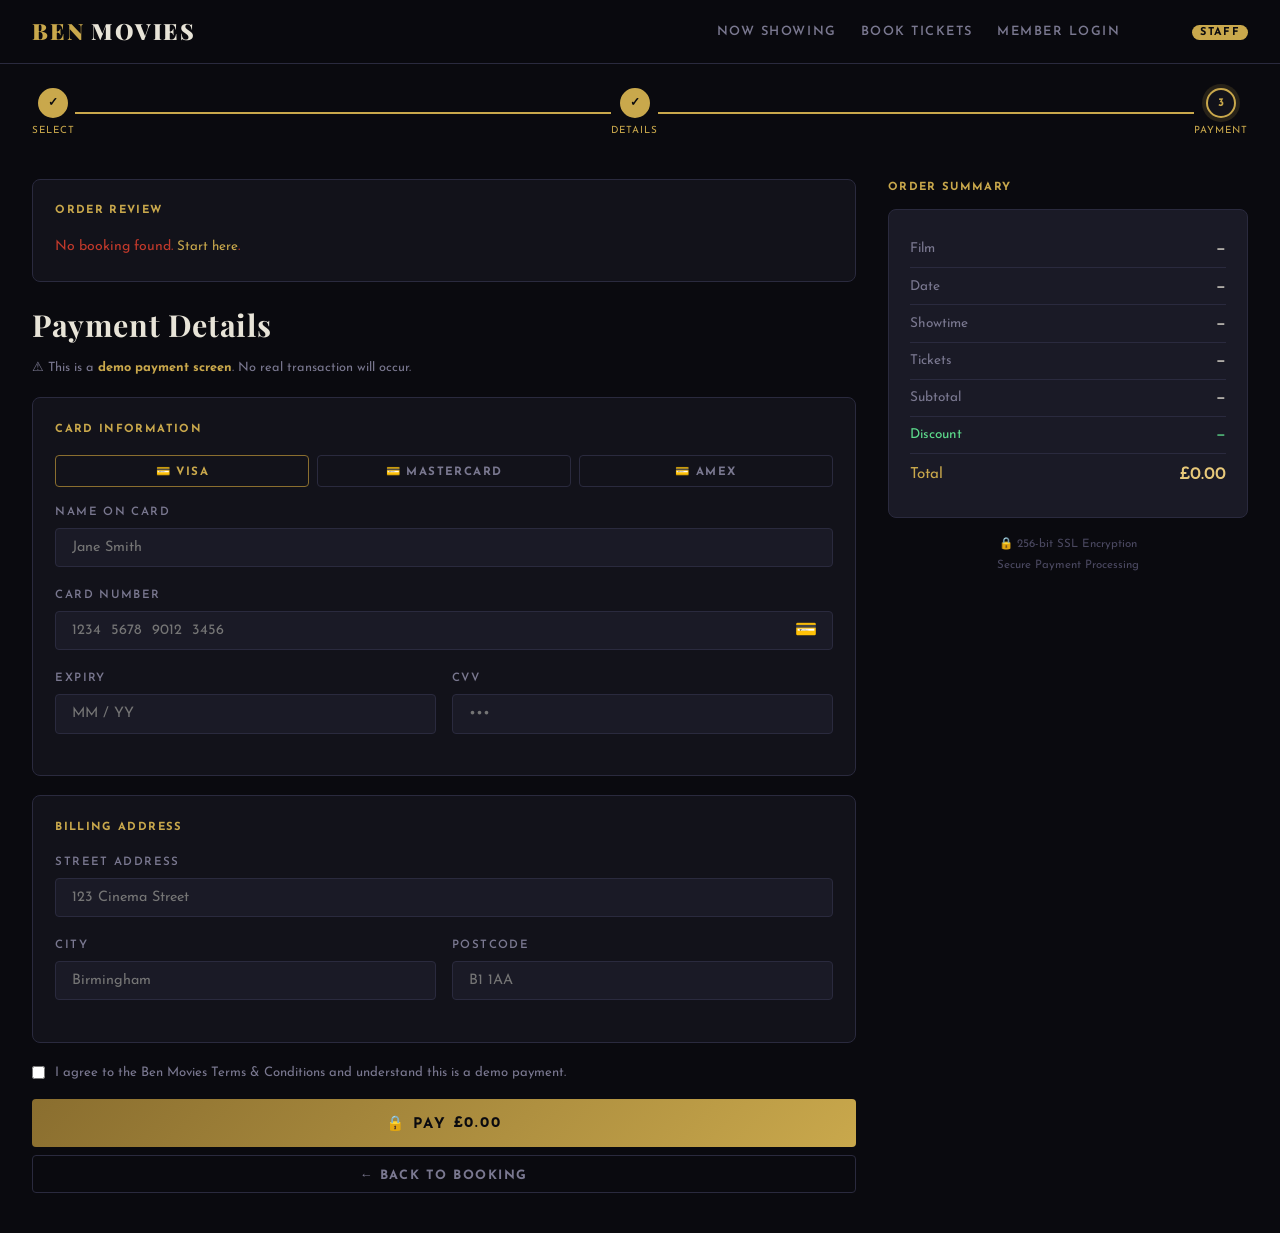
<file: payment.html>
<!DOCTYPE html>
<html lang="en">
<head>
  <meta charset="UTF-8"/>
  <meta name="viewport" content="width=device-width, initial-scale=1.0"/>
  <title>Ben Movies — Payment</title>
  <link href="https://fonts.googleapis.com/css2?family=Playfair+Display:wght@700;900&family=Josefin+Sans:wght@400;600;700&display=swap" rel="stylesheet"/>
  <link rel="stylesheet" href="styles.css"/>
</head>
<body>

<!-- NAVBAR -->
<nav class="navbar">
  <div class="logo" onclick="location.href='index.html'">Ben <span>Movies</span></div>
  <ul class="nav-links">
    <li><button onclick="location.href='index.html'">Now Showing</button></li>
    <li><button onclick="location.href='booking.html'">Book Tickets</button></li>
    <li><button id="nav-login" onclick="location.href='login.html'">Member Login</button></li>
    <li><span  id="nav-user"   class="hidden" style="color:var(--gold);font-size:.8rem;font-weight:700;"></span></li>
    <li><button id="nav-logout" onclick="doLogout()" class="hidden" style="font-size:.72rem;padding:.3rem .9rem;background:transparent;border:1px solid var(--border);border-radius:4px;cursor:pointer;color:var(--muted);">Sign Out</button></li>
    <li><button onclick="location.href='employee.html'" style="font-size:.68rem;"><span class="nav-badge">Staff</span></button></li>
  </ul>
</nav>

<!-- PROGRESS STEPS -->
<div class="steps">
  <div class="step done"><div class="step-dot">✓</div><div class="step-lbl">Select</div></div>
  <div class="step-line done"></div>
  <div class="step done"><div class="step-dot">✓</div><div class="step-lbl">Details</div></div>
  <div class="step-line done"></div>
  <div class="step active"><div class="step-dot">3</div><div class="step-lbl">Payment</div></div>
</div>

<div class="section">
  <div class="two-col">

    <!-- LEFT: Payment Form -->
    <div class="fade-up">

      <!-- Order Review -->
      <div class="inner-panel">
        <div class="inner-panel-title">Order Review</div>
        <div id="pay-order-details" style="font-size:.88rem;color:var(--muted);">Loading…</div>
      </div>

      <!-- Payment Details Form -->
      <div id="pay-panel-form">
        <h2 style="font-size:1.9rem;margin-bottom:.5rem;">Payment Details</h2>
        <p style="font-size:.8rem;color:var(--muted);margin-bottom:1.2rem;">⚠ This is a <strong style="color:var(--gold);">demo payment screen</strong>. No real transaction will occur.</p>

        <div class="inner-panel">
          <div class="inner-panel-title">Card Information</div>
          <div style="display:flex;gap:.5rem;margin-bottom:1rem;" id="card-type-row">
            <button class="btn btn-outline" style="flex:1;font-size:.72rem;padding:.5rem;" onclick="selectCard(this,'visa')">💳 Visa</button>
            <button class="btn btn-ghost"   style="flex:1;font-size:.72rem;padding:.5rem;" onclick="selectCard(this,'mc')">💳 Mastercard</button>
            <button class="btn btn-ghost"   style="flex:1;font-size:.72rem;padding:.5rem;" onclick="selectCard(this,'amex')">💳 Amex</button>
          </div>
          <div class="form-group"><label>Name on Card</label><input type="text" id="pay-name" placeholder="Jane Smith"/></div>
          <div class="form-group">
            <label>Card Number</label>
            <div class="card-wrap">
              <input type="text" id="pay-number" placeholder="1234  5678  9012  3456" maxlength="19" oninput="fmtCard(this)"/>
              <span class="card-ico" id="pay-card-ico">💳</span>
            </div>
          </div>
          <div class="form-row">
            <div class="form-group"><label>Expiry</label><input type="text" id="pay-expiry" placeholder="MM / YY" maxlength="7" oninput="fmtExpiry(this)"/></div>
            <div class="form-group"><label>CVV</label><input type="text" id="pay-cvv" placeholder="•••" maxlength="4" oninput="this.value=this.value.replace(/\D/g,'')"/></div>
          </div>
        </div>

        <div class="inner-panel">
          <div class="inner-panel-title">Billing Address</div>
          <div class="form-group"><label>Street Address</label><input type="text" id="pay-addr" placeholder="123 Cinema Street"/></div>
          <div class="form-row">
            <div class="form-group"><label>City</label>    <input type="text" id="pay-city" placeholder="Birmingham"/></div>
            <div class="form-group"><label>Postcode</label><input type="text" id="pay-post" placeholder="B1 1AA"/></div>
          </div>
        </div>

        <label class="checkbox-item mb-2" style="font-size:.82rem;">
          <input type="checkbox" id="pay-terms"/> I agree to the Ben Movies Terms &amp; Conditions and understand this is a demo payment.
        </label>
        <button class="btn btn-primary w-full" onclick="processPayment()" style="font-size:.92rem;padding:.95rem;">🔒 Pay <span id="pay-btn-amt">£0.00</span></button>
        <button class="btn btn-ghost w-full mt-1" onclick="location.href='booking.html'">← Back to Booking</button>
      </div>

      <!-- Processing Spinner -->
      <div id="pay-panel-processing" class="hidden text-center" style="padding:4rem 0;">
        <div class="spinner" style="margin:0 auto 1.5rem;"></div>
        <h2 style="font-size:1.5rem;margin-bottom:.5rem;">Processing Payment…</h2>
        <p class="text-muted" style="font-size:.88rem;">Please do not close this window.</p>
      </div>

      <!-- Booking Confirmed E-Ticket -->
      <div id="pay-panel-confirmed" class="hidden fade-up">
        <div class="text-center" style="padding:1.5rem 0;">
          <div style="font-size:4rem;margin-bottom:.8rem;">🎉</div>
          <h2 style="font-size:2rem;color:var(--gold);margin-bottom:.5rem;">Booking Confirmed!</h2>
          <p class="text-muted" style="font-size:.88rem;max-width:380px;margin:0 auto 1rem;">Your tickets are booked. A confirmation has been sent to your email.</p>
          <div class="alert alert-success" style="display:inline-flex;gap:.5rem;justify-content:center;">Booking Reference: <strong id="conf-ref"></strong></div>
        </div>
        <div class="ticket-card">
          <div class="ticket-badge">E-Ticket</div>
          <div style="display:flex;justify-content:space-between;align-items:flex-start;flex-wrap:wrap;gap:1rem;">
            <div>
              <div id="tkt-emoji" style="font-size:2.5rem;margin-bottom:.4rem;"></div>
              <div id="tkt-title" style="font-family:'Playfair Display',serif;font-size:1.2rem;font-weight:700;"></div>
              <div id="tkt-genre" style="font-size:.75rem;color:var(--gold);margin-top:.2rem;"></div>
            </div>
            <div style="text-align:right;font-size:.82rem;color:var(--muted);">
              <div id="tkt-date"  style="margin-bottom:.3rem;"></div>
              <div id="tkt-time"  style="font-size:1rem;color:var(--text);font-weight:700;"></div>
              <div id="tkt-seats" style="margin-top:.2rem;"></div>
            </div>
          </div>
          <div style="border-top:1px dashed var(--border);margin:1rem 0;"></div>
          <div style="display:flex;justify-content:space-between;font-size:.82rem;flex-wrap:wrap;gap:.5rem;">
            <div style="color:var(--muted);">Guest: <strong style="color:var(--text);" id="tkt-name"></strong></div>
            <div style="color:var(--muted);">Paid: <strong style="color:var(--gl);" id="tkt-total"></strong></div>
          </div>
        </div>
        <div style="display:flex;gap:1rem;flex-wrap:wrap;">
          <button class="btn btn-primary" onclick="location.href='index.html'"   style="flex:1;">Back to Home</button>
          <button class="btn btn-outline" onclick="location.href='booking.html'" style="flex:1;">Book Another</button>
        </div>
      </div>

    </div>

    <!-- RIGHT: Order Summary Sidebar -->
    <div style="position:sticky;top:80px;" class="fade-up">
      <div style="font-size:.7rem;letter-spacing:.12em;text-transform:uppercase;color:var(--gold);margin-bottom:.8rem;font-weight:700;">Order Summary</div>
      <div class="summary-card">
        <div class="sum-row"><span class="lbl">Film</span>    <span class="val" id="psum-movie">—</span></div>
        <div class="sum-row"><span class="lbl">Date</span>    <span class="val" id="psum-date">—</span></div>
        <div class="sum-row"><span class="lbl">Showtime</span><span class="val" id="psum-time">—</span></div>
        <div class="sum-row"><span class="lbl">Tickets</span> <span class="val" id="psum-qty">—</span></div>
        <div class="sum-row"><span class="lbl">Subtotal</span><span class="val" id="psum-sub">—</span></div>
        <div class="sum-row"><span class="lbl" style="color:#5ddb8c;">Discount</span><span class="val" id="psum-disc" style="color:#5ddb8c;">—</span></div>
        <div class="sum-row total"><span class="lbl">Total</span><span class="val" id="psum-total">£0.00</span></div>
      </div>
      <div class="mt-2 text-center" style="font-size:.72rem;color:var(--dim);line-height:1.8;">🔒 256-bit SSL Encryption<br>Secure Payment Processing</div>
    </div>

  </div>
</div>

<script src="script.js"></script>
<script>
  updateNavbar();

  const b = getBooking();

  (function initPayment() {
    if (!b) {
      document.getElementById('pay-order-details').innerHTML =
        '<span style="color:var(--red);">No booking found. <button onclick="location.href=\'booking.html\'" style="background:none;border:none;color:var(--gold);cursor:pointer;font-family:inherit;">Start here</button>.</span>';
      return;
    }
    const m2 = MOVIES.find(x => x.id === b.movieId);
    document.getElementById('pay-order-details').innerHTML =
      `<div style="display:flex;align-items:center;gap:1rem;">
        ${m2 && m2.img
          ? `<img src="${m2.img}" alt="${b.movieTitle}" style="width:80px;height:110px;object-fit:cover;border-radius:6px;border:1px solid var(--border);flex-shrink:0;" onerror="this.style.display='none'"/>`
          : `<span style="font-size:2rem;">${b.movieEmoji}</span>`}
        <div>
          <strong style="color:var(--text);font-family:'Playfair Display',serif;font-size:1.05rem;">${b.movieTitle}</strong>
          <div style="font-size:.78rem;color:var(--gold);margin:.2rem 0;">${m2 ? m2.genre : ''}</div>
          <div style="font-size:.82rem;margin-top:.2rem;">${b.dateText} at ${b.time} — ${b.qty} ticket${b.qty>1?'s':''}</div>
          <div style="font-size:.82rem;margin-top:.3rem;">${b.firstName} ${b.lastName} · <span class="badge badge-gold">${b.memberType}</span></div>
        </div>
      </div>`;
    document.getElementById('psum-movie').textContent  = b.movieTitle;
    document.getElementById('psum-date').textContent   = b.dateText;
    document.getElementById('psum-time').textContent   = b.time;
    document.getElementById('psum-qty').textContent    = b.qty + (b.qty===1?' ticket':' tickets');
    document.getElementById('psum-sub').textContent    = fmt(b.subtotal);
    document.getElementById('psum-disc').textContent   = b.discountAmt > 0 ? '−' + fmt(b.discountAmt) : 'None';
    document.getElementById('psum-total').textContent  = fmt(b.total);
    document.getElementById('pay-btn-amt').textContent = fmt(b.total);
  })();

  function selectCard(btn, type) {
    document.querySelectorAll('#card-type-row button').forEach(b => { b.className = 'btn btn-ghost'; b.style.cssText = 'flex:1;font-size:.72rem;padding:.5rem;'; });
    btn.className = 'btn btn-outline'; btn.style.cssText = 'flex:1;font-size:.72rem;padding:.5rem;';
    document.getElementById('pay-card-ico').textContent = {visa:'💙',mc:'🔴',amex:'🟦'}[type] || '💳';
  }

  function fmtCard(i)   { let v = i.value.replace(/\D/g,'').substring(0,16); i.value = v.replace(/(.{4})/g,'$1  ').trim(); }
  function fmtExpiry(i) { let v = i.value.replace(/\D/g,'').substring(0,4); if (v.length > 2) v = v.substring(0,2) + ' / ' + v.substring(2); i.value = v; }

  function processPayment() {
    if (!b) { alert('No booking found.'); location.href = 'booking.html'; return; }
    const n   = document.getElementById('pay-name').value.trim();
    const num = document.getElementById('pay-number').value.replace(/\s/g,'');
    const exp = document.getElementById('pay-expiry').value.trim();
    const cvv = document.getElementById('pay-cvv').value.trim();
    const adr = document.getElementById('pay-addr').value.trim();
    const cty = document.getElementById('pay-city').value.trim();
    const pst = document.getElementById('pay-post').value.trim();
    const trm = document.getElementById('pay-terms').checked;
    if (!n)              { alert('Please enter the name on your card.'); return; }
    if (num.length < 16) { alert('Please enter a valid 16-digit card number.'); return; }
    if (!exp || exp.length < 7) { alert('Please enter a valid expiry date.'); return; }
    if (!cvv || cvv.length < 3) { alert('Please enter a valid CVV.'); return; }
    if (!adr || !cty || !pst)   { alert('Please complete your billing address.'); return; }
    if (!trm) { alert('Please agree to the Terms & Conditions.'); return; }
    document.getElementById('pay-panel-form').classList.add('hidden');
    document.getElementById('pay-panel-processing').classList.remove('hidden');
    setTimeout(() => { document.getElementById('pay-panel-processing').classList.add('hidden'); showConfirmation(); }, 2500);
  }

  function showConfirmation() {
    const m   = MOVIES.find(x => x.id === b.movieId);
    const ref = 'BM' + Math.random().toString(36).toUpperCase().substring(2,8);
    document.getElementById('pay-panel-confirmed').classList.remove('hidden');
    document.getElementById('conf-ref').textContent  = ref;
    if (m && m.img) {
      document.getElementById('tkt-emoji').innerHTML =
        `<img src="${m.img}" alt="${m.title}" style="width:90px;height:125px;object-fit:cover;border-radius:6px;border:1px solid var(--border);" onerror="this.outerHTML='<span style=font-size:2.5rem>${b.movieEmoji}</span>'"/>`;
    } else {
      document.getElementById('tkt-emoji').textContent = b.movieEmoji;
    }
    document.getElementById('tkt-title').textContent = b.movieTitle;
    document.getElementById('tkt-genre').textContent = m ? m.genre : '';
    document.getElementById('tkt-date').textContent  = b.dateText;
    document.getElementById('tkt-time').textContent  = b.time;
    document.getElementById('tkt-seats').textContent = b.qty + ' Seat' + (b.qty>1?'s':'');
    document.getElementById('tkt-name').textContent  = b.firstName + ' ' + b.lastName;
    document.getElementById('tkt-total').textContent = fmt(b.total);
    window.scrollTo({ top:0, behavior:'smooth' });
  }
</script>
</body>
</html>
</file>
<file: styles.css>
/* ── VARIABLES ── */
:root {
  --gold: #c9a84c; --gl: #e8c97a; --gd: #8a6e2f;
  --bg: #0a0a0f; --card: #12121a; --panel: #1a1a26;
  --border: #2a2a3e; --text: #e8e4d8; --muted: #7a7890;
  --dim: #4a4860; --red: #c0392b; --green: #27ae60;
  --r: 8px; --t: 0.25s ease;
}
*, *::before, *::after { box-sizing: border-box; margin: 0; padding: 0; }
body { font-family: 'Josefin Sans', sans-serif; background: var(--bg); color: var(--text); min-height: 100vh; line-height: 1.6; font-size: 15px; }
h1, h2, h3, h4 { font-family: 'Playfair Display', serif; font-weight: 700; letter-spacing: .02em; }

/* ── NAVBAR ── */
.navbar { position: sticky; top: 0; z-index: 100; background: rgba(10,10,15,.96); backdrop-filter: blur(12px); border-bottom: 1px solid var(--border); display: flex; align-items: center; justify-content: space-between; padding: 0 2rem; height: 64px; flex-wrap: wrap; gap: .5rem; }
.logo { font-family: 'Playfair Display', serif; font-size: 1.4rem; font-weight: 900; color: var(--gold); letter-spacing: .08em; text-transform: uppercase; cursor: pointer; }
.logo span { color: var(--text); }
.nav-links { display: flex; align-items: center; gap: 1.5rem; list-style: none; flex-wrap: wrap; }
.nav-links button { background: none; border: none; font-family: inherit; font-size: .8rem; letter-spacing: .12em; text-transform: uppercase; font-weight: 600; color: var(--muted); cursor: pointer; padding: 0; transition: color var(--t); }
.nav-links button:hover, .nav-links button.active { color: var(--gold); }
.nav-badge { background: var(--gold); color: var(--bg); font-size: .68rem; padding: 2px 8px; border-radius: 20px; font-weight: 700; }

/* ── PAGE SWITCHING ── */
.page { display: none; }
.page.active { display: block; }

/* ── HERO ── */
.hero { position: relative; text-align: center; padding: 4rem 2rem 3rem; }
.hero::before { content: ''; position: absolute; inset: 0; background: radial-gradient(ellipse at 50% 40%, rgba(201,168,76,.12), transparent 70%); pointer-events: none; }
.hero-eyebrow { font-size: .75rem; letter-spacing: .3em; text-transform: uppercase; color: var(--gold); margin-bottom: 1rem; }
.hero h1 { font-size: clamp(2rem,6vw,4rem); line-height: 1.1; margin-bottom: 1rem; }
.hero h1 em { color: var(--gold); font-style: normal; }
.hero p { color: var(--muted); max-width: 500px; margin: 0 auto 2rem; }
.hero-btns { display: flex; gap: 1rem; justify-content: center; flex-wrap: wrap; }

/* ── DISCOUNT STRIP ── */
.disc-strip { background: rgba(201,168,76,.05); border-top: 1px solid var(--border); border-bottom: 1px solid var(--border); padding: .8rem 2rem; display: flex; gap: 2rem; flex-wrap: wrap; align-items: center; font-size: .78rem; color: var(--muted); }
.disc-strip strong { color: var(--gold); letter-spacing: .1em; text-transform: uppercase; }

/* ── LAYOUT ── */
.section { padding: 2.5rem 2rem; max-width: 1280px; margin: 0 auto; }
.section-header { display: flex; align-items: baseline; gap: 1rem; margin-bottom: 1.5rem; }
.section-header h2 { font-size: 1.8rem; }
.count { color: var(--dim); font-size: .85rem; }
.two-col { display: grid; grid-template-columns: 1fr 360px; gap: 2rem; align-items: start; }
@media (max-width: 900px) { .two-col { grid-template-columns: 1fr; } }
.form-row { display: grid; grid-template-columns: 1fr 1fr; gap: 1rem; }
@media (max-width: 600px) { .form-row { grid-template-columns: 1fr; } }
.flex-between { display: flex; justify-content: space-between; align-items: center; flex-wrap: wrap; gap: .5rem; }

/* ── MOVIE GRID ── */
.movies-grid { display: grid; grid-template-columns: repeat(auto-fill, minmax(200px, 1fr)); gap: 1.2rem; }
.movie-card { background: var(--card); border: 1px solid var(--border); border-radius: var(--r); overflow: hidden; transition: transform var(--t), border-color var(--t), box-shadow var(--t); cursor: pointer; }
.movie-card:hover { transform: translateY(-4px); border-color: var(--gd); box-shadow: 0 12px 40px rgba(201,168,76,.12); }
.movie-card img { width: 100%; height: 240px; object-fit: cover; display: block; }
.movie-info { padding: 1rem; }
.movie-genre { font-size: .68rem; letter-spacing: .15em; text-transform: uppercase; color: var(--gold); margin-bottom: .3rem; }
.movie-title { font-family: 'Playfair Display', serif; font-size: .95rem; font-weight: 700; margin-bottom: .4rem; line-height: 1.3; }
.movie-meta { display: flex; gap: .8rem; font-size: .72rem; color: var(--muted); margin-bottom: .6rem; }
.movie-price { font-size: 1.1rem; font-weight: 700; color: var(--gl); }
.movie-price small { font-size: .68rem; color: var(--muted); font-weight: 400; }

/* ── SHOWTIME BADGES ── */
.showtimes { display: flex; flex-wrap: wrap; gap: .4rem; margin: .5rem 0; }
.st-badge { background: var(--panel); border: 1px solid var(--border); border-radius: 4px; padding: .25rem .6rem; font-size: .75rem; color: var(--muted); cursor: pointer; transition: all var(--t); }
.st-badge:hover, .st-badge.selected { border-color: var(--gd); color: var(--gold); background: rgba(201,168,76,.08); }

/* ── BUTTONS ── */
.btn { display: inline-flex; align-items: center; justify-content: center; gap: .4rem; padding: .65rem 1.6rem; border-radius: 4px; font-family: inherit; font-size: .8rem; font-weight: 700; letter-spacing: .12em; text-transform: uppercase; border: none; cursor: pointer; transition: all var(--t); }
.btn-primary { background: linear-gradient(135deg, var(--gd), var(--gold)); color: var(--bg); }
.btn-primary:hover { opacity: .85; }
.btn-outline { background: transparent; color: var(--gold); border: 1px solid var(--gd); }
.btn-outline:hover { background: rgba(201,168,76,.08); }
.btn-ghost { background: transparent; color: var(--muted); border: 1px solid var(--border); }
.btn-ghost:hover { color: var(--text); border-color: var(--muted); }
.btn-danger { background: var(--red); color: #fff; }
.btn-success { background: var(--green); color: #fff; }
.btn-book { display: block; margin-top: .8rem; width: 100%; text-align: center; background: linear-gradient(135deg, var(--gd), var(--gold)); color: var(--bg); font-family: inherit; font-size: .75rem; font-weight: 700; letter-spacing: .15em; text-transform: uppercase; padding: .6rem; border-radius: 4px; border: none; cursor: pointer; transition: opacity var(--t); }
.btn-book:hover { opacity: .85; }
.w-full { width: 100%; }

/* ── FORMS ── */
.form-card { background: var(--card); border: 1px solid var(--border); border-radius: var(--r); padding: 2rem; }
.form-group { margin-bottom: 1.2rem; }
.form-group label { display: block; font-size: .72rem; letter-spacing: .12em; text-transform: uppercase; color: var(--muted); margin-bottom: .4rem; font-weight: 600; }
.form-group input, .form-group select { width: 100%; background: var(--panel); border: 1px solid var(--border); border-radius: 4px; color: var(--text); font-family: inherit; font-size: .9rem; padding: .7rem 1rem; outline: none; transition: border-color var(--t); }
.form-group input:focus, .form-group select:focus { border-color: var(--gd); box-shadow: 0 0 0 3px rgba(201,168,76,.1); }
.form-group select option { background: var(--card); }
.radio-item, .checkbox-item { display: flex; align-items: center; gap: .6rem; cursor: pointer; font-size: .85rem; color: var(--muted); margin-bottom: .4rem; }
.radio-item input, .checkbox-item input { accent-color: var(--gold); }

/* ── ALERTS ── */
.alert { padding: .8rem 1rem; border-radius: 4px; font-size: .82rem; margin-bottom: 1rem; display: flex; align-items: flex-start; gap: .5rem; }
.alert-info { background: rgba(201,168,76,.1); border: 1px solid var(--gd); color: var(--gl); }
.alert-success { background: rgba(39,174,96,.1); border: 1px solid var(--green); color: #5ddb8c; }
.alert-error { background: rgba(192,57,43,.1); border: 1px solid var(--red); color: #e74c3c; }
code { background: var(--panel); border: 1px solid var(--border); border-radius: 3px; padding: 1px 6px; font-size: .85em; color: var(--gl); }

/* ── BOOKING SUMMARY ── */
.summary-card { background: var(--panel); border: 1px solid var(--border); border-radius: var(--r); padding: 1.3rem; }
.sum-row { display: flex; justify-content: space-between; align-items: center; padding: .45rem 0; font-size: .85rem; border-bottom: 1px solid var(--border); }
.sum-row:last-child { border-bottom: none; }
.sum-row .lbl { color: var(--muted); }
.sum-row .val { color: var(--text); font-weight: 600; }
.sum-row.total .lbl { color: var(--gold); font-size: .95rem; }
.sum-row.total .val { color: var(--gl); font-size: 1.1rem; }

/* ── STEPS ── */
.steps { display: flex; align-items: center; justify-content: center; padding: 1.5rem 2rem 0; }
.step { display: flex; flex-direction: column; align-items: center; gap: .3rem; }
.step-dot { width: 30px; height: 30px; border-radius: 50%; display: flex; align-items: center; justify-content: center; font-size: .72rem; font-weight: 700; border: 2px solid var(--border); color: var(--dim); background: var(--card); transition: all var(--t); }
.step.done .step-dot { background: var(--gold); color: var(--bg); border-color: var(--gold); }
.step.active .step-dot { border-color: var(--gold); color: var(--gold); box-shadow: 0 0 0 4px rgba(201,168,76,.15); }
.step-line { flex: 1; height: 2px; background: var(--border); min-width: 40px; }
.step-line.done { background: var(--gold); }
.step-lbl { font-size: .62rem; letter-spacing: .1em; text-transform: uppercase; color: var(--dim); }
.step.active .step-lbl, .step.done .step-lbl { color: var(--gold); }

/* ── INNER PANELS ── */
.inner-panel { background: var(--card); border: 1px solid var(--border); border-radius: var(--r); padding: 1.4rem; margin-bottom: 1.2rem; }
.inner-panel-title { font-size: .7rem; letter-spacing: .12em; text-transform: uppercase; color: var(--gold); margin-bottom: 1rem; font-weight: 700; }

/* ── TABS ── */
.tabs { display: flex; border-bottom: 1px solid var(--border); margin-bottom: 1.5rem; overflow-x: auto; }
.tab-btn { background: none; border: none; border-bottom: 2px solid transparent; color: var(--muted); font-family: inherit; font-size: .75rem; font-weight: 700; letter-spacing: .1em; text-transform: uppercase; padding: .8rem 1.3rem; cursor: pointer; transition: all var(--t); margin-bottom: -1px; white-space: nowrap; }
.tab-btn:hover { color: var(--text); }
.tab-btn.active { color: var(--gold); border-bottom-color: var(--gold); }
.tab-panel { display: none; }
.tab-panel.active { display: block; }

/* ── STATS & TABLE ── */
.stats-grid { display: grid; grid-template-columns: repeat(auto-fill, minmax(160px, 1fr)); gap: 1rem; margin-bottom: 1.5rem; }
.stat-card { background: var(--card); border: 1px solid var(--border); border-radius: var(--r); padding: 1.2rem; }
.stat-label { font-size: .68rem; letter-spacing: .12em; text-transform: uppercase; color: var(--dim); margin-bottom: .3rem; }
.stat-value { font-family: 'Playfair Display', serif; font-size: 1.8rem; color: var(--gl); }
.stat-sub { font-size: .7rem; color: var(--muted); margin-top: .1rem; }
.data-table { width: 100%; border-collapse: collapse; font-size: .83rem; }
.data-table th { text-align: left; font-size: .68rem; letter-spacing: .12em; text-transform: uppercase; color: var(--gold); border-bottom: 1px solid var(--border); padding: .6rem .9rem; font-weight: 600; }
.data-table td { padding: .75rem .9rem; border-bottom: 1px solid var(--border); color: var(--muted); vertical-align: middle; }
.data-table tr:hover td { background: rgba(255,255,255,.02); }
.data-table td strong { color: var(--text); }
.tbl-wrap { overflow-x: auto; }

/* ── BADGES ── */
.badge { display: inline-block; padding: 2px 9px; border-radius: 20px; font-size: .66rem; font-weight: 700; letter-spacing: .08em; text-transform: uppercase; }
.badge-gold  { background: rgba(201,168,76,.15); color: var(--gold); border: 1px solid var(--gd); }
.badge-green { background: rgba(39,174,96,.15); color: #27ae60; border: 1px solid #27ae60; }
.badge-blue  { background: rgba(52,152,219,.15); color: #3498db; border: 1px solid #3498db; }

/* ── E-TICKET ── */
.ticket-card { background: var(--card); border: 2px dashed var(--gd); border-radius: var(--r); padding: 1.5rem; position: relative; margin: 1.5rem 0; }
.ticket-badge { position: absolute; top: -11px; left: 50%; transform: translateX(-50%); background: var(--bg); padding: 0 .8rem; font-size: .65rem; letter-spacing: .2em; text-transform: uppercase; color: var(--gold); }

/* ── MISC ── */
@keyframes spin { to { transform: rotate(360deg); } }
@keyframes fadeUp { from { opacity: 0; transform: translateY(14px); } to { opacity: 1; transform: translateY(0); } }
.spinner { display: inline-block; width: 44px; height: 44px; border: 4px solid var(--border); border-top-color: var(--gold); border-radius: 50%; animation: spin .8s linear infinite; }
.fade-up { animation: fadeUp .4s ease both; }
.card-wrap { position: relative; }
.card-wrap .card-ico { position: absolute; right: 1rem; top: 50%; transform: translateY(-50%); font-size: 1.1rem; pointer-events: none; }
footer { border-top: 1px solid var(--border); padding: 1.5rem 2rem; display: flex; align-items: center; justify-content: space-between; flex-wrap: wrap; gap: 1rem; color: var(--dim); font-size: .75rem; margin-top: 2rem; }
.footer-logo { font-family: 'Playfair Display', serif; color: var(--gold); font-weight: 700; }
.hidden { display: none !important; }
.text-center { text-align: center; }
.text-muted { color: var(--muted); }
.mt-1 { margin-top: .5rem; } .mt-2 { margin-top: 1rem; } .mt-3 { margin-top: 1.5rem; }
.mb-2 { margin-bottom: 1rem; } .mb-3 { margin-bottom: 1.5rem; }
::-webkit-scrollbar { width: 5px; }
::-webkit-scrollbar-track { background: var(--bg); }
::-webkit-scrollbar-thumb { background: var(--border); border-radius: 3px; }
</file>
